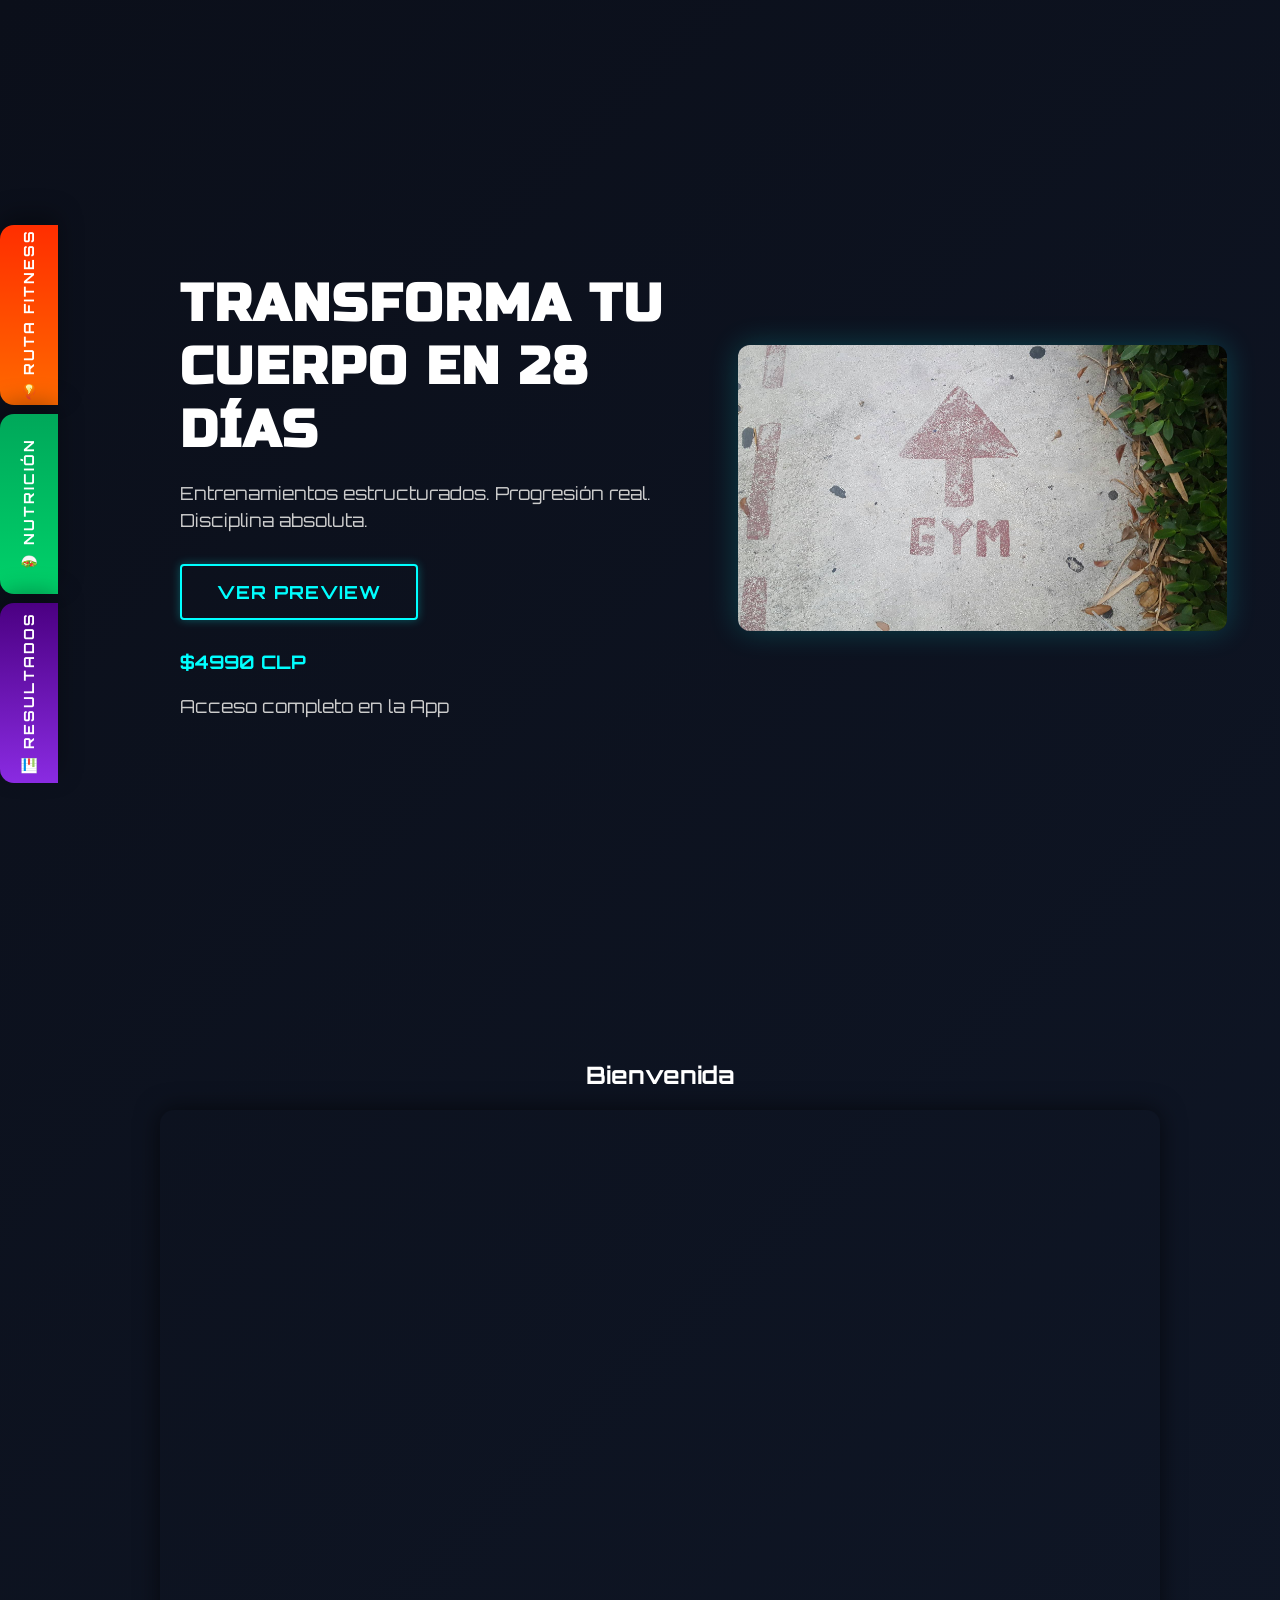
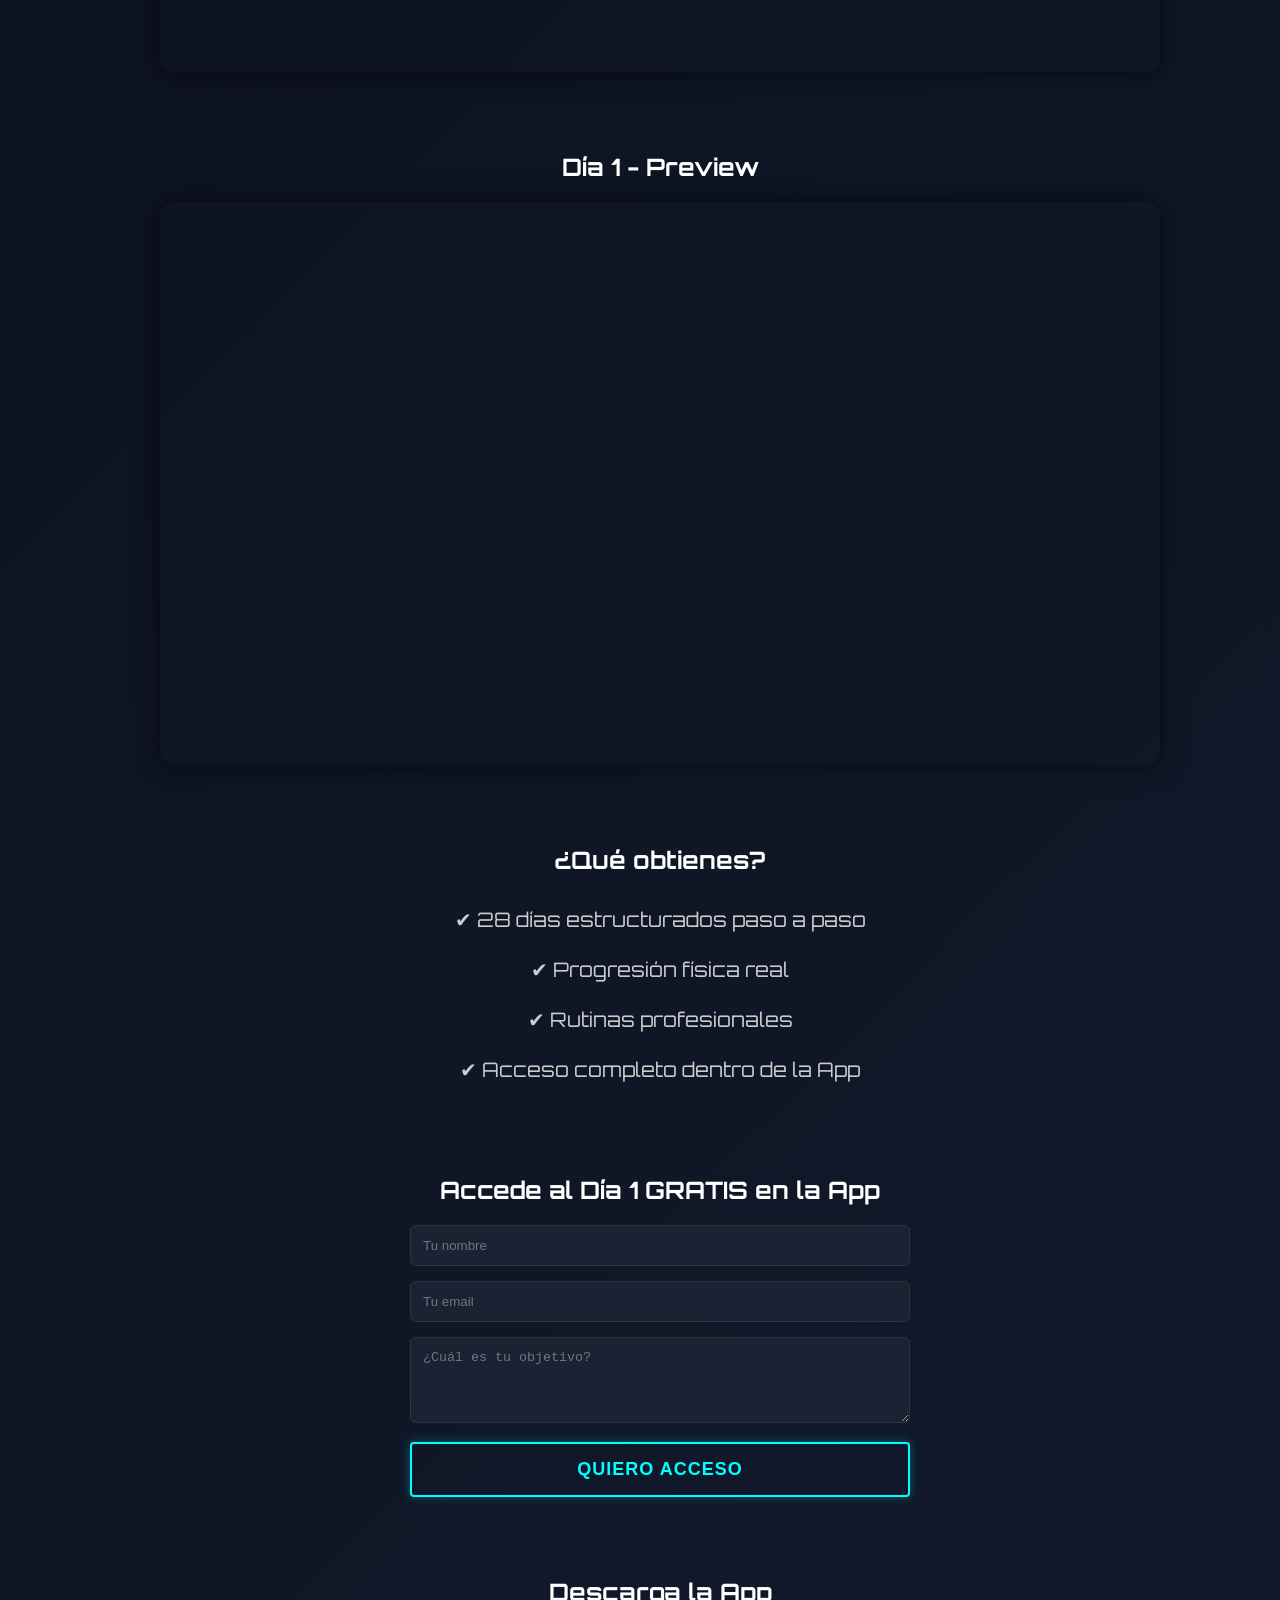
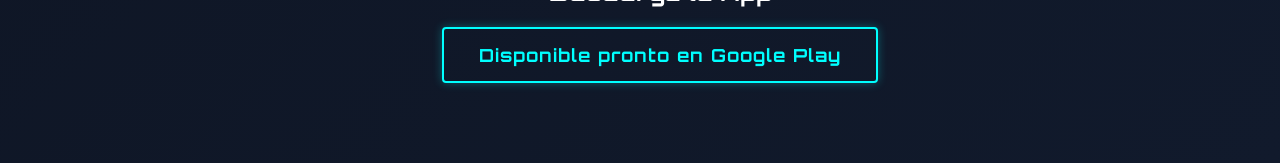
<file: index.html>
<!DOCTYPE html>
<html lang="es">
<head>
    <meta charset="UTF-8">
    <meta name="viewport" content="width=device-width, initial-scale=1.0">
    <title>SayanFitness | El Poder del Cambio</title>

    <link href="https://fonts.googleapis.com/css2?family=Orbitron:wght@400;900&family=Russo+One&display=swap" rel="stylesheet">

    <script async src="https://www.googletagmanager.com/gtag/js?id=G-H1KFMT8LKQ"></script>
    <script>
    window.dataLayer = window.dataLayer || [];
    function gtag(){dataLayer.push(arguments);}
    gtag('js', new Date());
    gtag('config', 'G-H1KFMT8LKQ');
    </script>

    <style>
        body {
            margin: 0;
            font-family: 'Orbitron', sans-serif; /* Usando la fuente que importaste */
            background: linear-gradient(135deg, #0b0f1a, #111a2c);
            color: white;
            scroll-behavior: smooth;
            overflow-x: hidden;
        }

        /* ################ BANNER ################ */
        .banner {
            display: flex;
            flex-wrap: wrap;
            align-items: center;
            justify-content: center;
            padding: 40px;
            min-height: 100vh;
            gap: 30px;
        }

        .banner-texto {
            flex: 1;
            min-width: 320px;
        }

        .banner-texto h1 {
            font-size: 52px;
            font-weight: 900;
            letter-spacing: 2px;
            margin-bottom: 10px;
            font-family: 'Russo One', sans-serif;
        }

        .banner-texto p {
            font-size: 18px;
            line-height: 1.5;
            margin-bottom: 30px;
            color: #ccc;
        }

        .banner-imagen {
            flex: 1;
            text-align: center;
        }

        /* CORRECCIÓN: Esta es la clase que faltaba aplicar */
        .preview-img {
            width: 600px; 
            max-width: 95%;
            height: auto;
            border-radius: 12px;
            box-shadow: 0 0 30px rgba(0, 255, 255, 0.2);
            transition: opacity 0.4s ease-in-out; /* Esto hará que el cambio de imagen sea suave */
        }

        /* ################ BOTÓN NEÓN ################ */
        .btn-azul {
            display: inline-block;
            padding: 15px 35px;
            background: transparent;
            color: cyan;
            border: 2px solid cyan;
            font-weight: bold;
            border-radius: 4px;
            cursor: pointer;
            font-size: 18px;
            text-decoration: none;
            text-align: center;
            letter-spacing: 1px;
            box-shadow: 0 0 10px rgba(0, 255, 255, 0.3);
            transition: all 0.3s ease-in-out;
            animation: glow-pulse 3s infinite alternate;
        }

        .btn-azul:hover {
            background: cyan;
            color: #111;
            box-shadow: 0 0 20px cyan, 0 0 40px rgba(0, 255, 255, 0.6);
            transform: translateY(-3px);
        }

        @keyframes glow-pulse {
            from { box-shadow: 0 0 5px rgba(0, 255, 255, 0.3); }
            to { box-shadow: 0 0 20px rgba(0, 255, 255, 0.5); }
        }

        /* ################ BOTONES LATERALES ################ */
        .panel-botones {
            position: fixed;
            left: 0;
            top: 0;
            height: 100vh;
            z-index: 1000;
        }

        .boton-grande {
            position: fixed;
            left: 0;
            display: flex;
            align-items: center;
            justify-content: center;
            width: 58px;
            height: 180px;
            color: white;
            text-decoration: none;
            font-size: 14px;
            font-weight: 700;
            border-radius: 0 14px 14px 0;
            writing-mode: vertical-rl;
            transform: rotate(180deg);
            letter-spacing: 2px;
            transition: all .25s ease;
            box-shadow: 0 10px 25px rgba(0,0,0,.35);
        }

        .boton-grande:hover {
            width: 70px;
            padding-right: 10px;
        }

        .ruta { top: 25%; background: linear-gradient(180deg, #ff6a00, #ff2e00); }
        .nutricion { top: 46%; background: linear-gradient(180deg, #00d26a, #00a85a); }
        .resultados { top: 67%; background: linear-gradient(180deg, #8a2be2, #4b0082); }

        /* ################ SECCIONES COMUNES ################ */
        .video-promo, .beneficios, .formulario {
            max-width: 1000px;
            margin: 80px auto;
            padding: 0 20px;
            text-align: center;
        }

        .video-container {
            position: relative;
            padding-top: 56.25%;
            border-radius: 14px;
            overflow: hidden;
            box-shadow: 0 0 25px rgba(0,0,0,.6);
        }

        .video-container iframe {
            position: absolute;
            inset: 0;
            width: 100%;
            height: 100%;
            border: none;
        }

        .beneficios ul {
            list-style: none;
            padding: 0;
            font-size: 20px;
            line-height: 2.5;
            color: #ccc;
        }

        /* ################ FORMULARIO ################ */
        .formulario form {
            max-width: 500px;
            margin: 0 auto;
        }

        .formulario input, .formulario textarea {
            width: 100%;
            padding: 12px;
            margin-bottom: 15px;
            border-radius: 6px;
            border: 1px solid #333;
            background: #1a2233;
            color: white;
            box-sizing: border-box;
        }

        /* ################ RESPONSIVE ################ */
        @media (min-width: 769px) {
            .banner, .video-promo, .beneficios, .formulario {
                margin-left: 140px; /* Espacio para las pestañas */
            }
        }

        @media (max-width: 768px) {
            .banner-texto h1 { font-size: 36px; }
            .boton-grande { width: 45px; height: 140px; font-size: 11px; }
            .preview-img { width: 95%; }
        }

        
    </style><link rel="stylesheet" media="screen and (max-width: 768px)" href="estilos_moviles.css">
</head>

<body>

    <div class="panel-botones">
        <a href="progreso.html" class="boton-grande ruta">🔥 RUTA FITNESS</a>
        <a href="nutricion.html" class="boton-grande nutricion">🥗 NUTRICIÓN</a>
        <a href="resultados.html" class="boton-grande resultados">📊 RESULTADOS</a>
    </div>

    <section class="banner">
        <div class="banner-texto">
            <h1>TRANSFORMA TU CUERPO EN 28 DÍAS</h1>
            <p>Entrenamientos estructurados. Progresión real. Disciplina absoluta.</p>
            <a href="#preview" class="btn-azul">VER PREVIEW</a>
            <h3 style="margin-top:30px; color:cyan;">$4990 CLP</h3>
            <p>Acceso completo en la App</p>
        </div>

        <div class="banner-imagen">
            <img id="imagenBanner" class="preview-img" src="./img/gym1.jpg" alt="Entrenamiento">
        </div>
    </section>

    <section class="video-promo">
        <h2>Bienvenida</h2>
        <div class="video-container">
            <iframe src="https://www.youtube.com/embed/6bvusXbsCic" allowfullscreen></iframe>
        </div>
    </section>

    <section id="preview" class="video-promo">
        <h2>Día 1 - Preview</h2>
        <div class="video-container">
            <iframe src="https://www.youtube.com/embed/9NuKH-yiaqw" allowfullscreen></iframe>
        </div>
    </section>

    <section class="beneficios">
        <h2>¿Qué obtienes?</h2>
        <ul>
            <li>✔ 28 días estructurados paso a paso</li>
            <li>✔ Progresión física real</li>
            <li>✔ Rutinas profesionales</li>
            <li>✔ Acceso completo dentro de la App</li>
        </ul>
    </section>

    <div class="formulario">
        <h2>Accede al Día 1 GRATIS en la App</h2>
        <form action="https://formsubmit.co/megasupremme@gmail.com" method="POST">
            <input type="text" name="nombre" placeholder="Tu nombre" required>
            <input type="email" name="email" placeholder="Tu email" required>
            <textarea rows="4" name="comentario" placeholder="¿Cuál es tu objetivo?"></textarea>
            <button type="submit" class="btn-azul" style="width:100%">QUIERO ACCESO</button>
        </form>
    </div>

    <section class="video-promo">
        <h2>Descarga la App</h2>
        <a href="#" class="btn-azul">Disponible pronto en Google Play</a>
    </section>

    <script>
        const imagenes = [
            "./img/gym.jpg", "./img/gym1.jpg", "./img/gym2.jpg",
            "./img/gym3.jpg", "./img/gym4.jpg", "./img/gym5.jpg", "./img/gym6.jpg"
        ];
        let indice = 0;
        const img = document.getElementById("imagenBanner");

        setInterval(() => {
            indice = (indice + 1) % imagenes.length;
            // Transición suave
            img.style.opacity = 0;
            setTimeout(() => {
                img.src = imagenes[indice];
                img.style.opacity = 1;
            }, 300);
        }, 5000);
    </script>
</body>
</html>
</file>
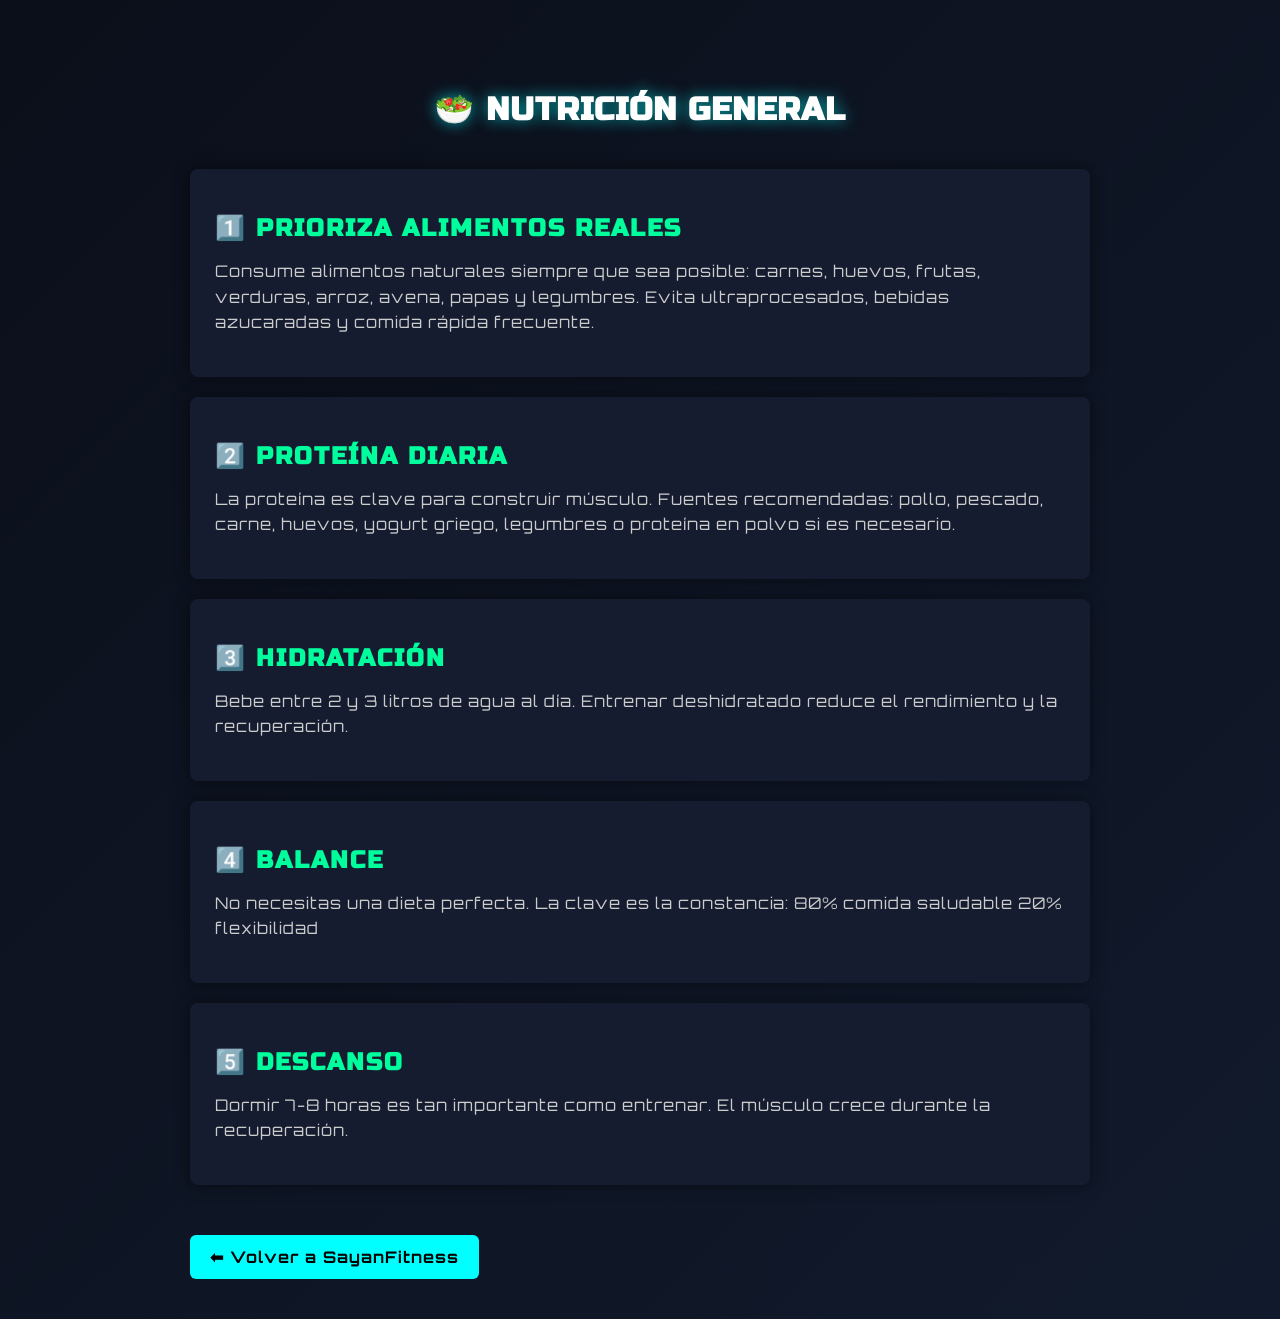
<file: nutricion.html>
<!DOCTYPE html>
<html lang="es">

<head>
    <link href="https://fonts.googleapis.com/css2?family=Orbitron:wght@400;900&family=Russo+One&display=swap" rel="stylesheet">
</head>

<meta charset="UTF-8">
<meta name="viewport" content="width=device-width, initial-scale=1.0">

<title>Nutrición | SayanFitness</title>

<style>

body {
    margin: 0;
    /* ADIÓS ARIAL, BIENVENIDO AL SISTEMA SAYAN */
    font-family: 'Orbitron', sans-serif !important; 
    background: linear-gradient(135deg, #0b0f1a, #111a2c);
    color: white;
    letter-spacing: 1px;
}

/* TÍTULO PRINCIPAL CON RUSSO ONE */
h1, .titulo-nutricion {
    font-family: 'Russo One', sans-serif !important;
    text-transform: uppercase;
    text-align: center;
    margin-top: 50px;
    text-shadow: 0 0 15px rgba(0, 255, 255, 0.6);
}

/* SUBTÍTULOS DE LOS BLOQUES DE NUTRICIÓN */
h2, .prioridad-titulo {
    font-family: 'Russo One', sans-serif !important;
    color: #00ff88; /* Verde neón para destacar la salud Sayan */
    text-transform: uppercase;
    letter-spacing: 2px;
}

/* TEXTO DE LAS RECOMENDACIONES */
p, .texto-informativo {
    font-family: 'Orbitron', sans-serif !important;
    color: #ccc;
    line-height: 1.6;
}
/* CONTENEDOR */

.contenedor{

max-width:900px;

margin:auto;

padding:40px;

}

/* TITULO */

h1{

text-align:center;

margin-bottom:40px;

}

/* BLOQUES */

.bloque{

background:#151c30;

padding:25px;

margin-bottom:20px;

border-radius:8px;

box-shadow:0 0 15px rgba(0,0,0,.5);

}

.bloque h2{

color:#00ff9c;

margin-bottom:10px;

}

/* BOTON VOLVER */

.btn{

display:inline-block;

margin-top:30px;

padding:12px 20px;

background:cyan;

color:black;

text-decoration:none;

border-radius:6px;

font-weight:bold;

}

</style>

</head>

<body>

<div class="contenedor">

<h1>🥗 Nutrición General</h1>

<div class="bloque">

<h2>1️⃣ Prioriza alimentos reales</h2>

<p>

Consume alimentos naturales siempre que sea posible:
carnes, huevos, frutas, verduras, arroz, avena, papas y legumbres.

Evita ultraprocesados, bebidas azucaradas y comida rápida frecuente.

</p>

</div>

<div class="bloque">

<h2>2️⃣ Proteína diaria</h2>

<p>

La proteína es clave para construir músculo.

Fuentes recomendadas:

pollo, pescado, carne, huevos, yogurt griego,
legumbres o proteína en polvo si es necesario.

</p>

</div>

<div class="bloque">

<h2>3️⃣ Hidratación</h2>

<p>

Bebe entre 2 y 3 litros de agua al día.

Entrenar deshidratado reduce el rendimiento y la recuperación.

</p>

</div>

<div class="bloque">

<h2>4️⃣ Balance</h2>

<p>

No necesitas una dieta perfecta.

La clave es la constancia:

80% comida saludable  
20% flexibilidad

</p>

</div>

<div class="bloque">

<h2>5️⃣ Descanso</h2>

<p>

Dormir 7-8 horas es tan importante como entrenar.

El músculo crece durante la recuperación.

</p>

</div>

<a href="index.html" class="btn">

⬅ Volver a SayanFitness

</a>

</div>

</body>

</html>
</file>
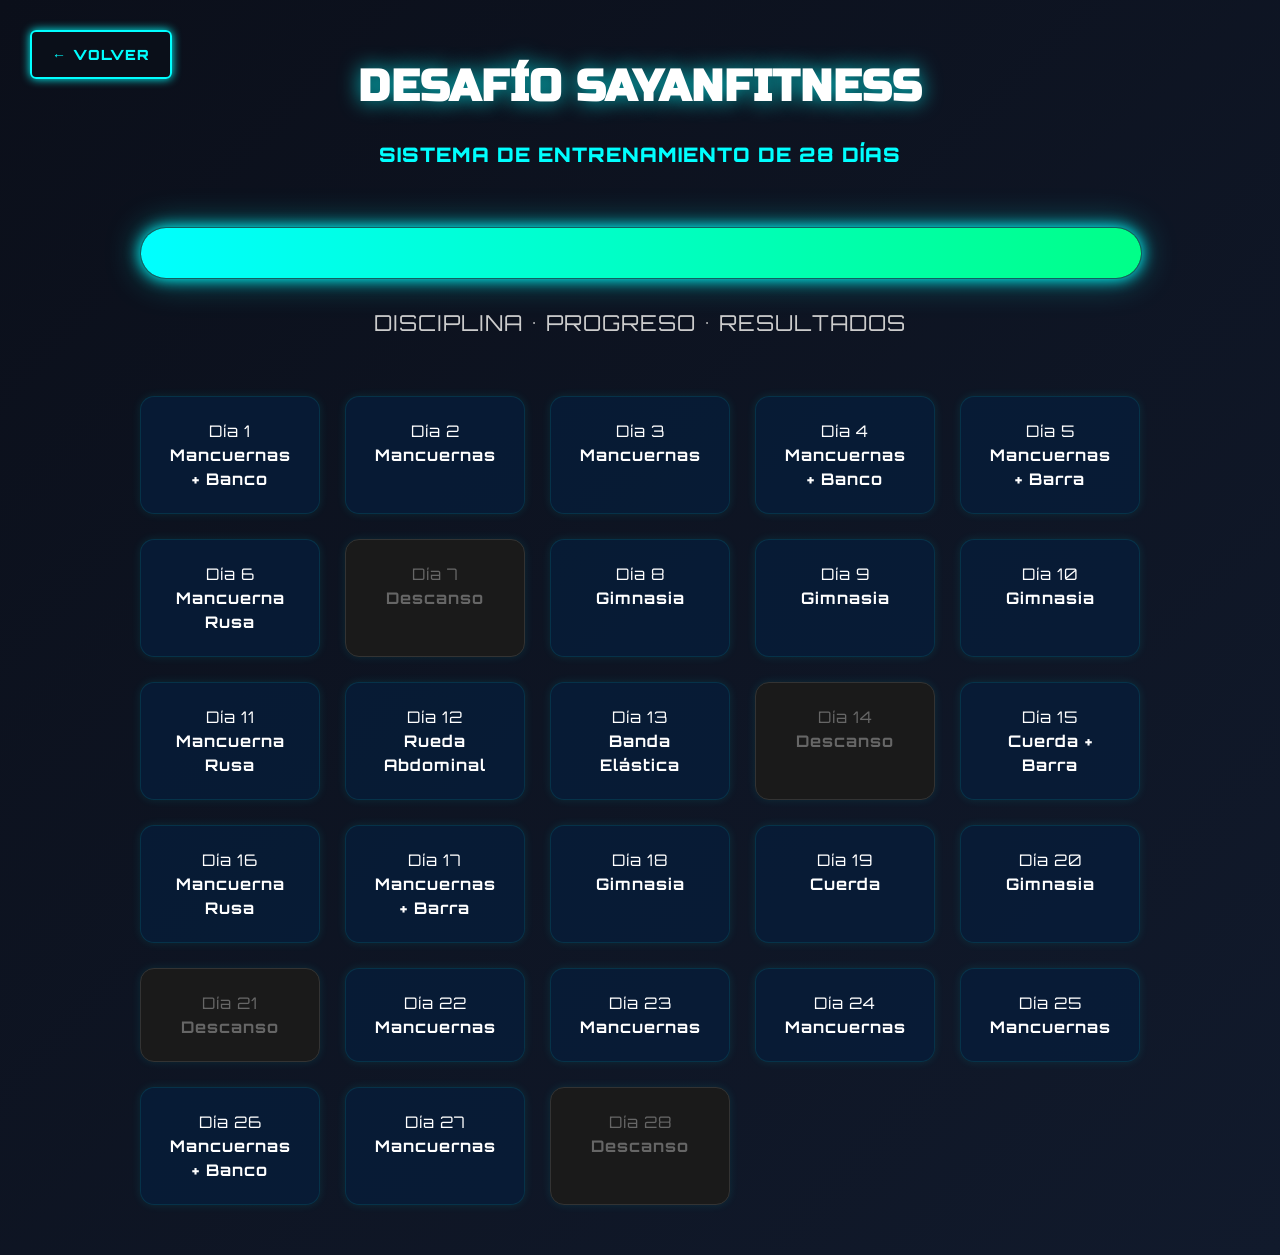
<file: progreso.html>
<!DOCTYPE html>
<html lang="es">
<head>
    <meta charset="UTF-8">
    <meta name="viewport" content="width=device-width, initial-scale=1.0">
    <title>SayanFitness Progreso</title>

    <link href="https://fonts.googleapis.com/css2?family=Orbitron:wght@400;900&family=Russo+One&display=swap" rel="stylesheet">

    <style>
        /* ESTILO GENERAL */
        body {
            margin: 0;
            /* SE ELIMINÓ ARIAL. BIENVENIDO AL FUTURO */
            font-family: 'Orbitron', sans-serif !important;
            background: linear-gradient(135deg, #0b0f1a, #111a2c);
            color: white;
            text-align: center;
            letter-spacing: 1px;
        }

        /* TITULO DE COMBATE */
        h1 {
            font-family: 'Russo One', sans-serif !important;
            margin-top: 60px;
            font-size: 44px;
            text-transform: uppercase;
            text-shadow: 0 0 20px rgba(0, 255, 255, 0.7);
        }

        /* SUBTITULO NÉON */
        .sub {
            margin-top: 10px;
            font-size: 20px;
            color: #00ffff;
            font-weight: 900;
            text-transform: uppercase;
        }

        .contenedor {
            width: 85%;
            max-width: 1000px;
            margin: auto;
            margin-top: 60px;
        }

        /* BARRA PROGRESO CON ENERGÍA SAYAN */
        .barra {
            width: 100%;
            height: 50px;
            background: #1a1a1a;
            border-radius: 40px;
            overflow: hidden;
            box-shadow: 0 0 15px cyan, 0 0 35px rgba(0, 255, 255, 0.4);
            border: 1px solid rgba(0, 255, 255, 0.3);
        }

        .progreso {
            height: 100%;
            width: 100%;
            background: linear-gradient(90deg, #00ffff, #00ff88);
            animation: llenar 2s ease;
        }

        @keyframes llenar {
            from { width: 0 }
            to { width: 100% }
        }

        .info {
            margin-top: 30px;
            font-size: 22px;
            color: #ccc;
            text-transform: uppercase;
            font-weight: 400;
        }

        /* GRID DE ENTRENAMIENTO */
        .dias {
            margin-top: 60px;
            display: grid;
            grid-template-columns: repeat(auto-fit, minmax(150px, 1fr));
            gap: 25px;
            padding-bottom: 50px;
        }

        /* TARJETA DIA - ESTILO ARMADURA */
        .dia {
            background: rgba(7, 29, 58, 0.8);
            padding: 22px;
            border-radius: 14px;
            font-size: 16px;
            font-weight: 400;
            border: 1px solid rgba(0, 255, 255, 0.1);
            box-shadow: 0 0 10px rgba(0, 255, 255, 0.1);
            transition: all 0.3s cubic-bezier(0.175, 0.885, 0.32, 1.275);
            line-height: 1.5;
        }

        /* EFECTO DE PODER AL PASAR EL MOUSE */
        .dia:hover {
            transform: scale(1.1) rotateZ(2deg);
            background: #0d2a4a;
            border-color: cyan;
            box-shadow: 0 0 25px cyan, 0 0 50px rgba(0, 255, 255, 0.5);
            z-index: 10;
        }

        /* DIAS DESCANSO - MODO REGENERACIÓN */
        .descanso {
            background: #1a1a1a;
            color: #666;
            border-color: #333;
        }

        /* BOTON VOLVER TÁCTICO */
        .boton-volver {
            position: fixed;
            top: 30px;
            left: 30px;
            padding: 14px 20px;
            font-size: 14px;
            font-weight: 900;
            background: rgba(11, 15, 26, 0.8);
            color: cyan;
            border: 2px solid cyan;
            text-decoration: none;
            border-radius: 6px;
            box-shadow: 0 0 10px cyan;
            transition: 0.3s;
            z-index: 100;
            text-transform: uppercase;
        }

        .boton-volver:hover {
            background: cyan;
            color: #111;
            box-shadow: 0 0 20px cyan, 0 0 40px cyan;
            transform: scale(1.05);
        }

        /* AJUSTE MOBILE - OPTIMIZACIÓN DE COMBATE */
        @media (max-width: 768px) {
            h1 { font-size: 28px; margin-top: 100px; }
            .sub { font-size: 16px; }
            .boton-volver { top: 15px; left: 15px; padding: 10px 14px; font-size: 12px; }
            .dias { grid-template-columns: repeat(2, 1fr); }
        }
    </style>
</head>

<body>

<a href="index.html" class="boton-volver">
    ← VOLVER
</a>

<h1>DESAFÍO SAYANFITNESS</h1>

<div class="sub">
    Sistema de Entrenamiento de 28 días
</div>

<div class="contenedor">
    <div class="barra">
        <div class="progreso"></div>
    </div>

    <div class="info">
        Disciplina • Progreso • Resultados
    </div>

    <div class="dias">
        <div class="dia">Día 1<br><b>Mancuernas + Banco</b></div>
        <div class="dia">Día 2<br><b>Mancuernas</b></div>
        <div class="dia">Día 3<br><b>Mancuernas</b></div>
        <div class="dia">Día 4<br><b>Mancuernas + Banco</b></div>
        <div class="dia">Día 5<br><b>Mancuernas + Barra</b></div>
        <div class="dia">Día 6<br><b>Mancuerna Rusa</b></div>
        <div class="dia descanso">Día 7<br><b>Descanso</b></div>

        <div class="dia">Día 8<br><b>Gimnasia</b></div>
        <div class="dia">Día 9<br><b>Gimnasia</b></div>
        <div class="dia">Día 10<br><b>Gimnasia</b></div>
        <div class="dia">Día 11<br><b>Mancuerna Rusa</b></div>
        <div class="dia">Día 12<br><b>Rueda Abdominal</b></div>
        <div class="dia">Día 13<br><b>Banda Elástica</b></div>
        <div class="dia descanso">Día 14<br><b>Descanso</b></div>

        <div class="dia">Día 15<br><b>Cuerda + Barra</b></div>
        <div class="dia">Día 16<br><b>Mancuerna Rusa</b></div>
        <div class="dia">Día 17<br><b>Mancuernas + Barra</b></div>
        <div class="dia">Día 18<br><b>Gimnasia</b></div>
        <div class="dia">Día 19<br><b>Cuerda</b></div>
        <div class="dia">Día 20<br><b>Gimnasia</b></div>
        <div class="dia descanso">Día 21<br><b>Descanso</b></div>

        <div class="dia">Día 22<br><b>Mancuernas</b></div>
        <div class="dia">Día 23<br><b>Mancuernas</b></div>
        <div class="dia">Día 24<br><b>Mancuernas</b></div>
        <div class="dia">Día 25<br><b>Mancuernas</b></div>
        <div class="dia">Día 26<br><b>Mancuernas + Banco</b></div>
        <div class="dia">Día 27<br><b>Mancuernas</b></div>
        <div class="dia descanso">Día 28<br><b>Descanso</b></div>
    </div>
</div>

</body>
</html>
</file>
<file: estilos_moviles.css>
/* ESTILOS EXCLUSIVOS PARA MÓVIL (estilos_mobile.css) */

/* 1. Ajuste del Banner: Apilamos el texto y la imagen verticalmente */
.banner {
    flex-direction: column;
    padding: 20px;
    padding-top: 80px; /* Espacio para no chocar con botones si los mueves */
    min-height: auto; 
    gap: 15px;
    text-align: center;
}

/* 2. Ajuste de la imagen: Para que no se la "coma" el borde */
.preview-img {
    width: 100% !important;
    max-width: 400px;
    margin: 0 auto;
    height: auto;
    box-shadow: 0 0 15px rgba(0, 255, 255, 0.4);
}

/* 3. El Texto: Reducimos tamaños para que quepa todo */
.banner-texto h1 {
    font-size: 28px !important;
    line-height: 1.2;
}

.banner-texto p {
    font-size: 16px;
}

/* 4. BOTONES LATERALES: En el móvil son muy molestos a la izquierda. 
   Aquí los hacemos más pequeños y menos invasivos */
.boton-grande {
    width: 40px !important;
    height: 110px !important;
    font-size: 10px !important;
}

/* 5. Secciones: Quitamos el margen lateral de 140px que era para desktop */
.banner, .video-promo, .beneficios, .formulario {
    margin-left: 0 !important; 
    width: 100%;
    box-sizing: border-box;
}

/* 6. Vídeos: Aseguramos que el contenedor no se rompa */
.video-container {
    margin-bottom: 20px;
}
img{
width:100%;
height:auto;
display:block;
}
</file>
